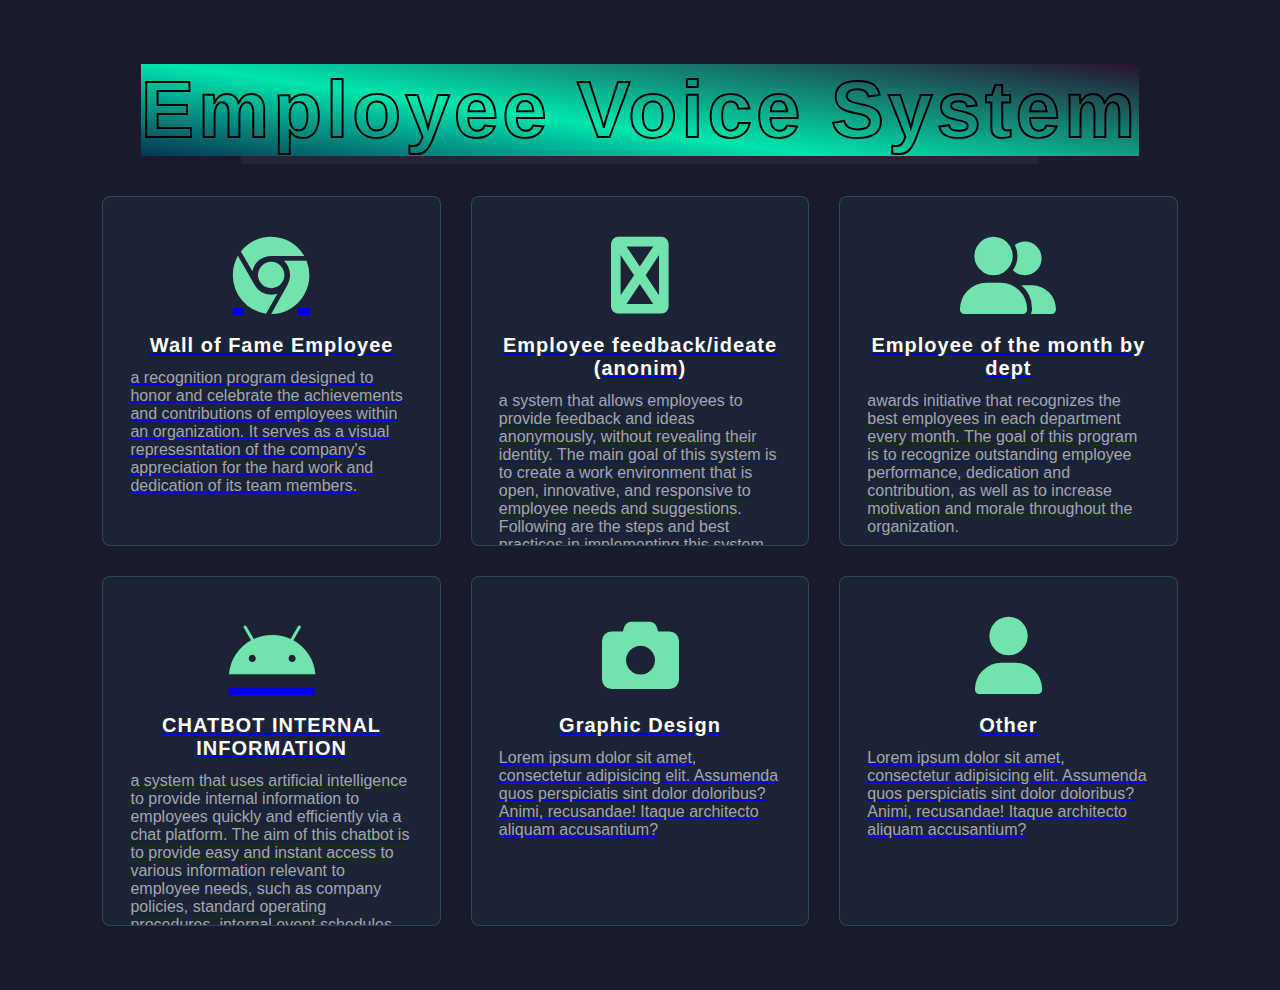
<file: index.html>
<!DOCTYPE html>
<html lang="en">
  <head>
    <meta charset="UTF-8" />
    <meta name="viewport" content="width=device-width, initial-scale=1.0" />
    <title>Our Service Section</title>
    <link rel="stylesheet" href="test.css" />
    <!-- Font Awesome CDN link -->
    <link
      rel="stylesheet"
      href="https://cdnjs.cloudflare.com/ajax/libs/font-awesome/6.5.2/css/all.min.css"
    />
  </head>
  <body>
    <div class="container">
      <div class="service-wrapper">
        <div class="service">
          <h1>Employee Voice System</h1>
          <div class="card-wrapper">
            <a class="card" href="/wall-off-flame/test.html">
              <i class="fa-brands fa-chrome"></i>
              <h2>Wall of Fame Employee</h2>
              <p>
                a recognition program designed to honor and celebrate the
                achievements and contributions of employees within an
                organization. It serves as a visual represesntation of the
                company's appreciation for the hard work and dedication of its
                team members.
              </p>
            </a>
            <a class="card" href="/feedback/sempak.html">
              <i class="fa-brands fa-layer-group"></i>
              <h2>Employee feedback/ideate (anonim)</h2>
              <p>
                a system that allows employees to provide feedback and ideas
                anonymously, without revealing their identity. The main goal of
                this system is to create a work environment that is open,
                innovative, and responsive to employee needs and suggestions.
                Following are the steps and best practices in implementing this
                system
              </p>
            </a>
            <a class="card" href="/employee-of-the-month/test.html">
              <i class="fa-solid fa-user-group"></i>
              <h2>Employee of the month by dept</h2>
              <p>
                awards initiative that recognizes the best employees in each
                department every month. The goal of this program is to recognize
                outstanding employee performance, dedication and contribution,
                as well as to increase motivation and morale throughout the
                organization.
              </p>
            </a>
            <a class="card" href="/chatbox/test.html">
              <i class="fa-brands fa-android"></i>
              <h2>CHATBOT INTERNAL INFORMATION</h2>
              <p>
                a system that uses artificial intelligence to provide internal
                information to employees quickly and efficiently via a chat
                platform. The aim of this chatbot is to provide easy and instant
                access to various information relevant to employee needs, such
                as company policies, standard operating procedures, internal
                event schedules, FAQs, and others.
              </p>
            </a>
            <a class="card" href="graphic-design.html">
              <i class="fa-solid fa-camera"></i>
              <h2>Graphic Design</h2>
              <p>
                Lorem ipsum dolor sit amet, consectetur adipisicing elit.
                Assumenda quos perspiciatis sint dolor doloribus? Animi,
                recusandae! Itaque architecto aliquam accusantium?
              </p>
            </a>
            <a class="card" href="other.html">
              <i class="fa-solid fa-user"></i>
              <h2>Other</h2>
              <p>
                Lorem ipsum dolor sit amet, consectetur adipisicing elit.
                Assumenda quos perspiciatis sint dolor doloribus? Animi,
                recusandae! Itaque architecto aliquam accusantium?
              </p>
            </a>
          </div>
        </div>
      </div>
    </div>
  </body>
</html>
</file>
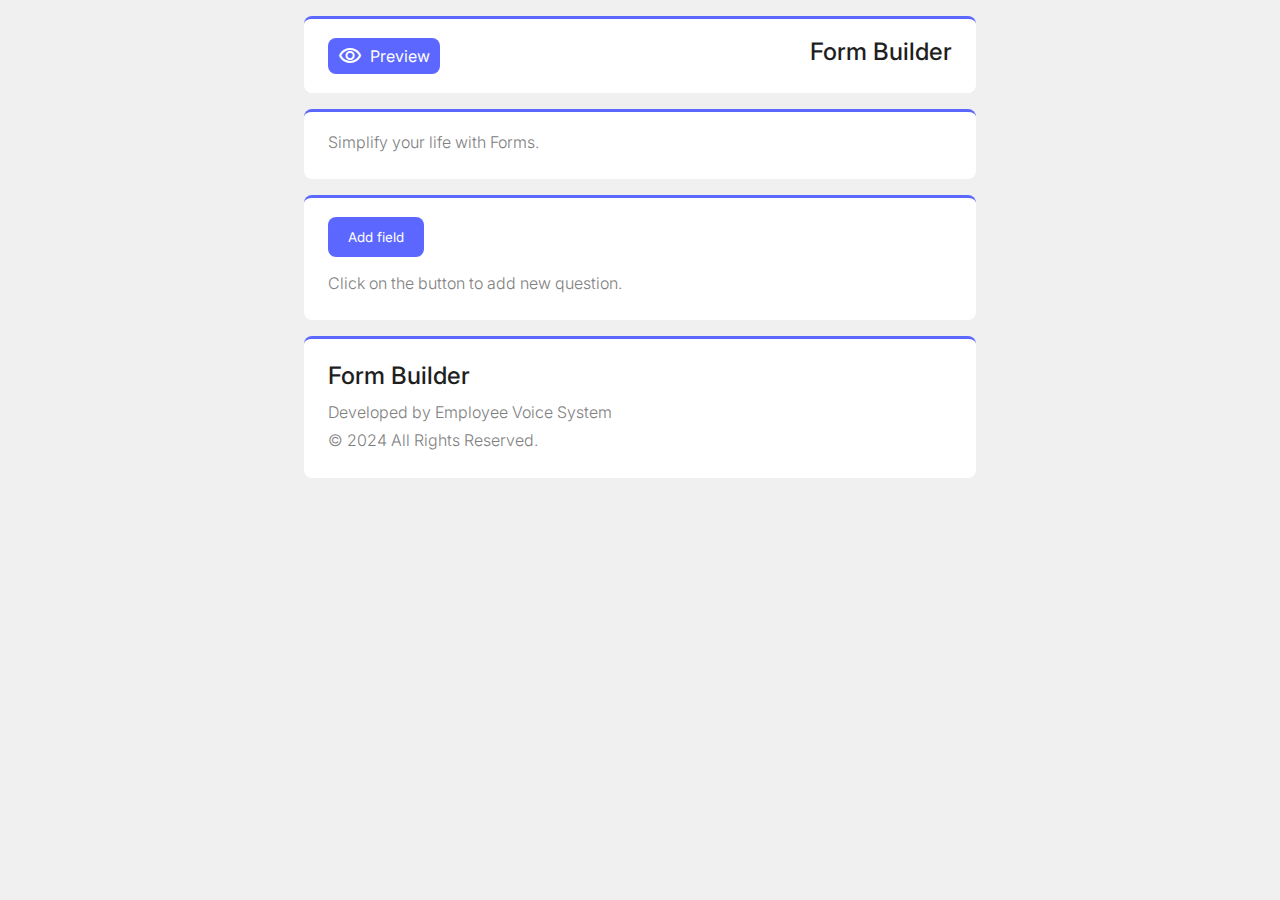
<file: idea.html>
<!DOCTYPE html>
<html lang="en">
  <head>
    <meta charset="UTF-8" />
    <meta http-equiv="X-UA-Compatible" content="IE=edge" />
    <meta name="viewport" content="width=device-width, initial-scale=1.0" />
    <title>Form Builder | 2023</title>
    <link rel="stylesheet" href="idea.css" />
    <!-- Icon -->
    <link rel="icon" type="image/x-icon" href="./icon.png" />
    <!-- Google Icons -->
    <link
      rel="stylesheet"
      href="https://fonts.googleapis.com/css2?family=Material+Symbols+Outlined:opsz,wght,FILL,GRAD@20..48,100..700,0..1,-50..200"
    />
  </head>
  <body>
    <div class="container">
      <div class="card">
        <div class="topBar">
          <a href="preview.html" class="preview"
            ><span class="material-symbols-outlined"> visibility </span>
            Preview</a
          >
          <h1>Form Builder</h1>
        </div>
      </div>
      <div class="card">
        <p>Simplify your life with Forms.</p>
      </div>
      <div class="allFields" id="allFields"></div>
      <div class="card">
        <button class="addField" onclick="addField()">Add field</button>
        <p>Click on the button to add new question.</p>
      </div>
      <div class="card">
        <h1>Form Builder</h1>
        <p>Developed by Employee Voice System</p>
        <p>© 2024 All Rights Reserved.</p>
      </div>
    </div>
    <!-- Version 11.2.23.13.36 -->
    <script src="idea.js"></script>
  </body>
</html>
</file>
<file: test.css>
* {
  margin: 0;
  padding: 0;
  box-sizing: border-box;
  font-family: "Poppins", sans-serif;
}

.container {
  min-height: 100vh;
  width: 100%;
  background-color: #191a2b;
}

.service-wrapper {
  padding: 5% 8%;
}

.service {
  display: flex;
  flex-direction: column;
  align-items: center;
}

h1 {
  color: #fff;
  font-size: 5rem;
  -webkit-text-stroke-width: 2px;
  -webkit-text-stroke-color: #000; /* Adding a stroke color for better contrast */
  letter-spacing: 4px;
  background: linear-gradient(
    8deg,
    rgba(8, 52, 83, 1) 0%,
    rgba(0, 230, 173, 1) 41%,
    rgba(41, 17, 45, 1) 100%
  );
  -webkit-text-fill-color: transparent;
  position: relative;
  text-align: center;
  margin-bottom: 40px; /* Increased margin for better spacing */
}

h1::after {
  content: "";
  position: absolute;
  top: 100%;
  left: 10%;
  height: 8px;
  width: 80%;
  background-color: rgba(255, 255, 255, 0.05);
}

h1 span {
  position: absolute;
  top: 100%;
  left: 10%;
  height: 8px;
  width: 8px;
  background-color: #72e2ae;
  animation: anim 5s linear infinite;
}

@keyframes anim {
  95% {
    opacity: 1;
  }
  100% {
    opacity: 0;
    left: 88%;
  }
}

.card-wrapper {
  display: grid;
  grid-template-columns: repeat(3, 1fr);
  gap: 30px;
}

.card {
  height: 350px;
  width: 100%;
  max-width: 370px;
  background-color: #1c2335;
  padding: 3% 8%;
  border: 0.2px solid rgba(114, 226, 174, 0.2);
  border-radius: 8px;
  transition: 0.6s;
  display: flex;
  align-items: center;
  flex-direction: column;
  position: relative;
  overflow: hidden;
}

.card::after {
  content: "";
  position: absolute;
  top: 150%;
  left: -200px;
  width: 120%;
  transform: rotate(50deg);
  background-color: #fff;
  height: 18px;
  filter: blur(30px);
  opacity: 0.5;
  transition: 1s;
}

.card:hover::after {
  width: 225%;
  top: -100%;
}

.card i {
  color: #72e2ae;
  margin-top: 30px;
  margin-bottom: 20px;
  font-size: 4.8rem;
}

.card h2 {
  color: #fff;
  font-size: 20px;
  font-weight: 600;
  letter-spacing: 1px;
  text-align: center;
}

.card p {
  text-align: left;
  width: 100%;
  margin: 12px 0;
  color: rgba(255, 255, 255, 0.6);
}

.card:hover {
  background-color: transparent;
  transform: translateY(-8px);
  border-color: #00ff37;
  box-shadow: 0 10px 20px rgba(0, 255, 55, 0.2);
}

@media screen and (max-width: 1200px) {
  .card-wrapper {
    grid-template-columns: repeat(2, 1fr);
  }
}

@media screen and (max-width: 900px) {
  .card-wrapper {
    grid-template-columns: repeat(1, 1fr);
  }
  h1 {
    font-size: 3.5rem;
  }
}

@media screen and (max-width: 600px) {
  .service-wrapper {
    padding: 5% 2%;
  }
  .card {
    padding: 3% 5%;
  }
}

.card-text {
  text-align: justify;
}
</file>
<file: idea.css>
@import url("https://fonts.googleapis.com/css2?family=Inter:wght@100;200;300;400;500;600;700;800;900&display=swap");
* {
  padding: 0;
  margin: 0;
  box-sizing: border-box;
  font-family: "Inter", sans-serif;
  color: var(--black);
}
:root {
  --black: #1f1f1f;
  --white: #fff;
  --background: #f0f0f0;
  --primary: #5c67ff;
  /* --primary: #0eaa50; */
  --line: #cfcfcf;
  --grey: #808080;
}
body {
  background-color: var(--background);
}
.container {
  width: min(44rem, 100%);
  margin: auto;
  padding: 1rem;
}
.card {
  background-color: var(--white);
  border-radius: 0.5rem;
  padding: 1.2rem 1.5rem;
  border-top: 0.2rem solid var(--primary);
  margin-bottom: 1rem;
}
.card h1 {
  font-size: 1.5rem;
  font-weight: 500;
  line-height: 1.5;
  margin-bottom: 0.5rem;
}
.card h2 {
  font-size: 1.1rem;
  font-weight: 500;
  line-height: 1.5;
  margin-bottom: 1rem;
}
.card p {
  font-size: 1rem;
  color: var(--grey);
  font-weight: 300;
  margin-bottom: 0.5rem;
}
.inputData {
  width: 100%;
  margin-bottom: 1rem;
  display: flex;
  justify-content: space-between;
  align-items: center;
  height: 4rem;
}
.inputData input {
  width: calc(100% - 10rem);
  height: 3rem;
  font-size: 1rem;
  border: none;
  border-bottom: 0.06rem solid var(--line);
}

.inputData input:focus {
  outline: none;
  border-bottom: 0.06rem solid var(--primary);
}
.inputData select {
  background-color: var(--white);
  font-weight: 500;
  width: 9rem;
  height: 3rem;
  padding: 0.5rem;
  border: none;
  border-bottom: 0.06rem solid var(--line);
}
.inputData select:hover {
  cursor: pointer;
}
.inputData select:focus {
  outline: none;
  border-bottom: 0.06rem solid var(--primary);
}
.textInput {
  width: 100%;
  height: 2.5rem;
  font-size: 1rem;
  border: none;
  border-bottom: 0.06rem dashed var(--line);
  margin-bottom: 1rem;
}
.textInput:focus {
  outline: none;
  border-bottom: 0.06rem solid var(--primary);
}
.addField {
  width: 6rem;
  height: 2.5rem;
  border-radius: 0.5rem;
  color: var(--white);
  border: none;
  background-color: var(--primary);
  margin-bottom: 1rem;
}
.addField:hover {
  cursor: pointer;
}
.cardFooter {
  height: 3rem;
  display: flex;
  justify-content: flex-end;
  align-items: center;
}
.close {
  color: var(--grey);
  width: 3rem;
  aspect-ratio: 1;
  border-radius: 50%;
  display: flex !important;
  justify-content: center;
  align-items: center;
}
.close:hover {
  cursor: pointer;
  background-color: var(--background);
}
.optionInput {
  width: 100%;
  height: 3rem;
  display: flex;
  justify-content: space-between;
  align-items: center;
  margin-bottom: 1rem;
}
.optionInput input[type="radio"],
.optionInput input[type="checkbox"] {
  width: 1rem;
  height: 1rem;
}
.card input[type="radio"],
.card input[type="checkbox"] {
  width: 1rem;
  height: 1rem;
}
.addInput {
  width: calc(100% - 4rem);
  height: 2rem;
  border: none;
  border-bottom: 0.06rem solid var(--line);
}
.addInput:focus {
  outline: none;
  border-bottom: 0.06rem solid var(--primary);
}
.optionInput span {
  color: var(--grey);
  font-size: 1.25rem;
}
.optionInput span:hover {
  cursor: pointer;
}
.addOption {
  width: 6rem;
  height: 2.5rem;
  border-radius: 0.5rem;
  color: var(--black);
  border: none;
  background-color: var(--background);
}
.addOption:hover {
  cursor: pointer;
}
.list {
  width: 1rem;
  height: 1rem;
  font-size: 1rem !important;
  display: flex;
  justify-content: center;
  align-items: center;
}
.eachInput {
  min-height: 2.5rem;
  display: flex;
  justify-content: flex-start;
  align-items: center;
}
.eachInput label {
  padding-left: 1rem;
}
.eachInput label:hover {
  cursor: pointer;
}
.select {
  width: min(25rem, 100%);
  padding: 1rem;
  border: none;
  border-bottom: 0.06rem solid var(--line);
  margin-bottom: 1rem;
  font-size: 1.1rem;
}
.select:hover {
  cursor: pointer;
}
.select:focus {
  outline: none;
  border-bottom: 0.06rem solid var(--primary);
}
.preview {
  display: flex;
  justify-content: center;
  align-items: center;
  width: 7rem;
  height: 2.25rem;
  background-color: var(--primary);
  color: var(--white);
  text-decoration: none;
  border-radius: 0.5rem;
}
.preview span {
  color: var(--white);
  margin-right: 0.5rem;
}
.filledValue {
  margin: 1rem 0;
}
.clear {
  width: 6rem;
  height: 2rem;
  background-color: var(--background);
  border: 0.06rem solid var(--line);
  margin: 1rem 0;
  border-radius: 0.5rem;
}
.clear:hover {
  cursor: pointer;
}
.topBar {
  display: flex;
  justify-content: space-between;
  align-items: center;
  width: 100%;
  height: 2.25rem;
}
@media only screen and (max-width: 44rem) {
  .inputData {
    justify-content: flex-start;
    align-items: flex-start;
    flex-direction: column-reverse;
    height: auto;
  }
  .inputData input {
    width: 100%;
  }
  .inputData select {
    width: 100%;
    padding: 0;
    color: var(--grey);
    margin-bottom: 1.2rem;
    border-bottom: 0.06rem solid var(--line);
  }
}
</file>
